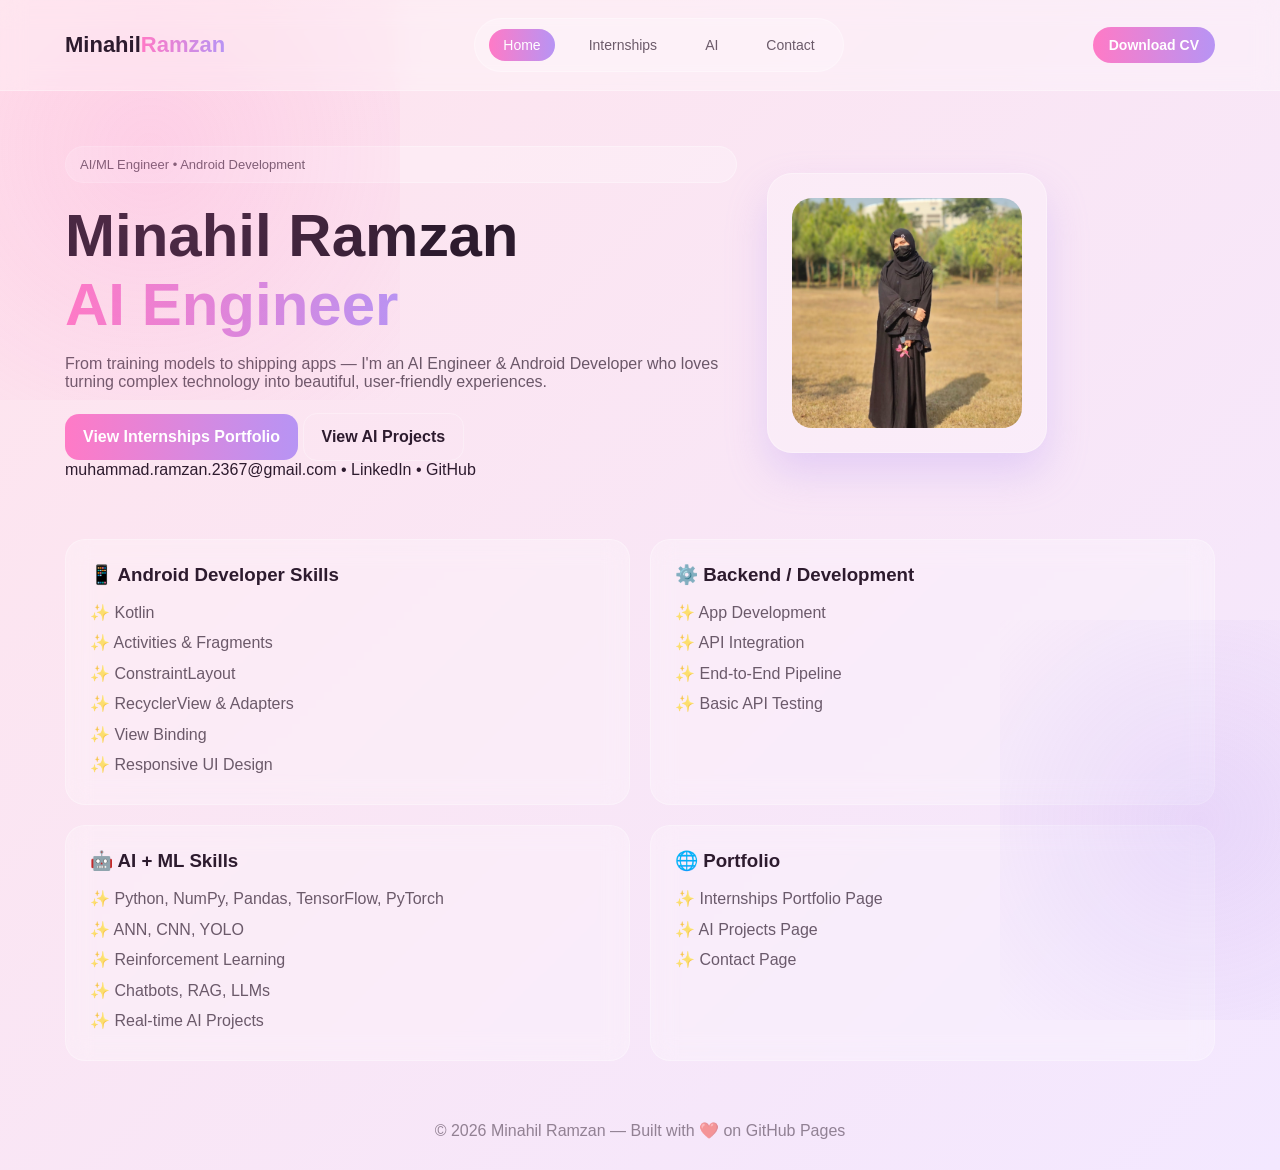
<file: index.html>
<html lang="en">
<head>
  <meta charset="UTF-8" />
  <meta name="viewport" content="width=device-width, initial-scale=1.0" />
  <title>Minahil Ramzan | AI Engineer</title>
  <link rel="stylesheet" href="style.css" />
</head>

<body>

<!-- NAVBAR -->
<header class="header">
  <div class="nav container">
    <div class="logo">Minahil<span>Ramzan</span></div>

    <nav class="nav-links">
      <a class="active" href="index.html">Home</a>
      <a href="qa.html">Internships</a>
      <a href="ai.html">AI</a>
      <a href="contact.html">Contact</a>
    </nav>

<a class="btn small" href="MinahilRamzanCV.pdf" target="_blank">Download CV</a>  </div>
</header>

<!-- HERO -->
<main class="container">
  <section class="hero">

    <!-- LEFT -->
    <div class="hero-left">
      <p class="tag">AI/ML Engineer • Android Development</p>

      <h1>
        Minahil Ramzan<br />
        <span>AI Engineer</span>
      </h1>

      <p class="subtitle">
        From training models to shipping apps — I'm an AI Engineer & Android Developer who loves turning complex technology into beautiful, user-friendly experiences.
      </p>

      <div class="hero-actions">
        <a class="btn" href="qa.html">View Internships Portfolio</a>
        <a class="btn ghost" href="ai.html">View AI Projects</a>
      </div>

      <div class="hero-links">
        <a href="mailto:muhammad.ramzan.2367@gmail.com">muhammad.ramzan.2367@gmail.com</a>
        <span>•</span>
        <a href="https://www.linkedin.com/in/minahil-ramzan-585931273/" target="_blank">LinkedIn</a>
        <span>•</span>
        <a href="https://github.com/muhammadramzan2367-aiengineer" target="_blank">GitHub</a>
      </div>
    </div>

    <!-- RIGHT -->
    <div class="hero-right">
      <div class="profile-card">
        <img src="profile.png" alt="Minahil Ramzan" class="profile-img" />
      </div>
    </div>

  </section>

  <!-- FEATURE CARDS -->
  <section class="grid">

    <div class="card">
      <h3>📱 Android Developer Skills</h3>
      <ul>
        <li>Kotlin</li>
        <li>Activities & Fragments</li>
        <li>ConstraintLayout</li>
        <li>RecyclerView & Adapters</li>
        <li>View Binding</li>
        <li>Responsive UI Design</li>
      </ul>
    </div>

    <div class="card">
      <h3>⚙️ Backend / Development</h3>
      <ul>
        <li>App Development</li>
        <li>API Integration</li>
        <li>End-to-End Pipeline</li>
        <li>Basic API Testing</li>
      </ul>
    </div>

    <div class="card">
      <h3>🤖 AI + ML Skills</h3>
      <ul>
        <li>Python, NumPy, Pandas, TensorFlow, PyTorch</li>
        <li>ANN, CNN, YOLO</li>
        <li>Reinforcement Learning</li>
        <li>Chatbots, RAG, LLMs</li>
        <li>Real-time AI Projects</li>
      </ul>
    </div>

    <div class="card">
      <h3>🌐 Portfolio</h3>
      <ul>
        <li>Internships Portfolio Page</li>
        <li>AI Projects Page</li>
        <li>Contact Page</li>
      </ul>
    </div>

  </section>

</main>

<!-- FOOTER -->
<footer class="footer">
  <p>© 2026 Minahil Ramzan — Built with ❤️ on GitHub Pages</p>
</footer>

</body>
</html>
</file>
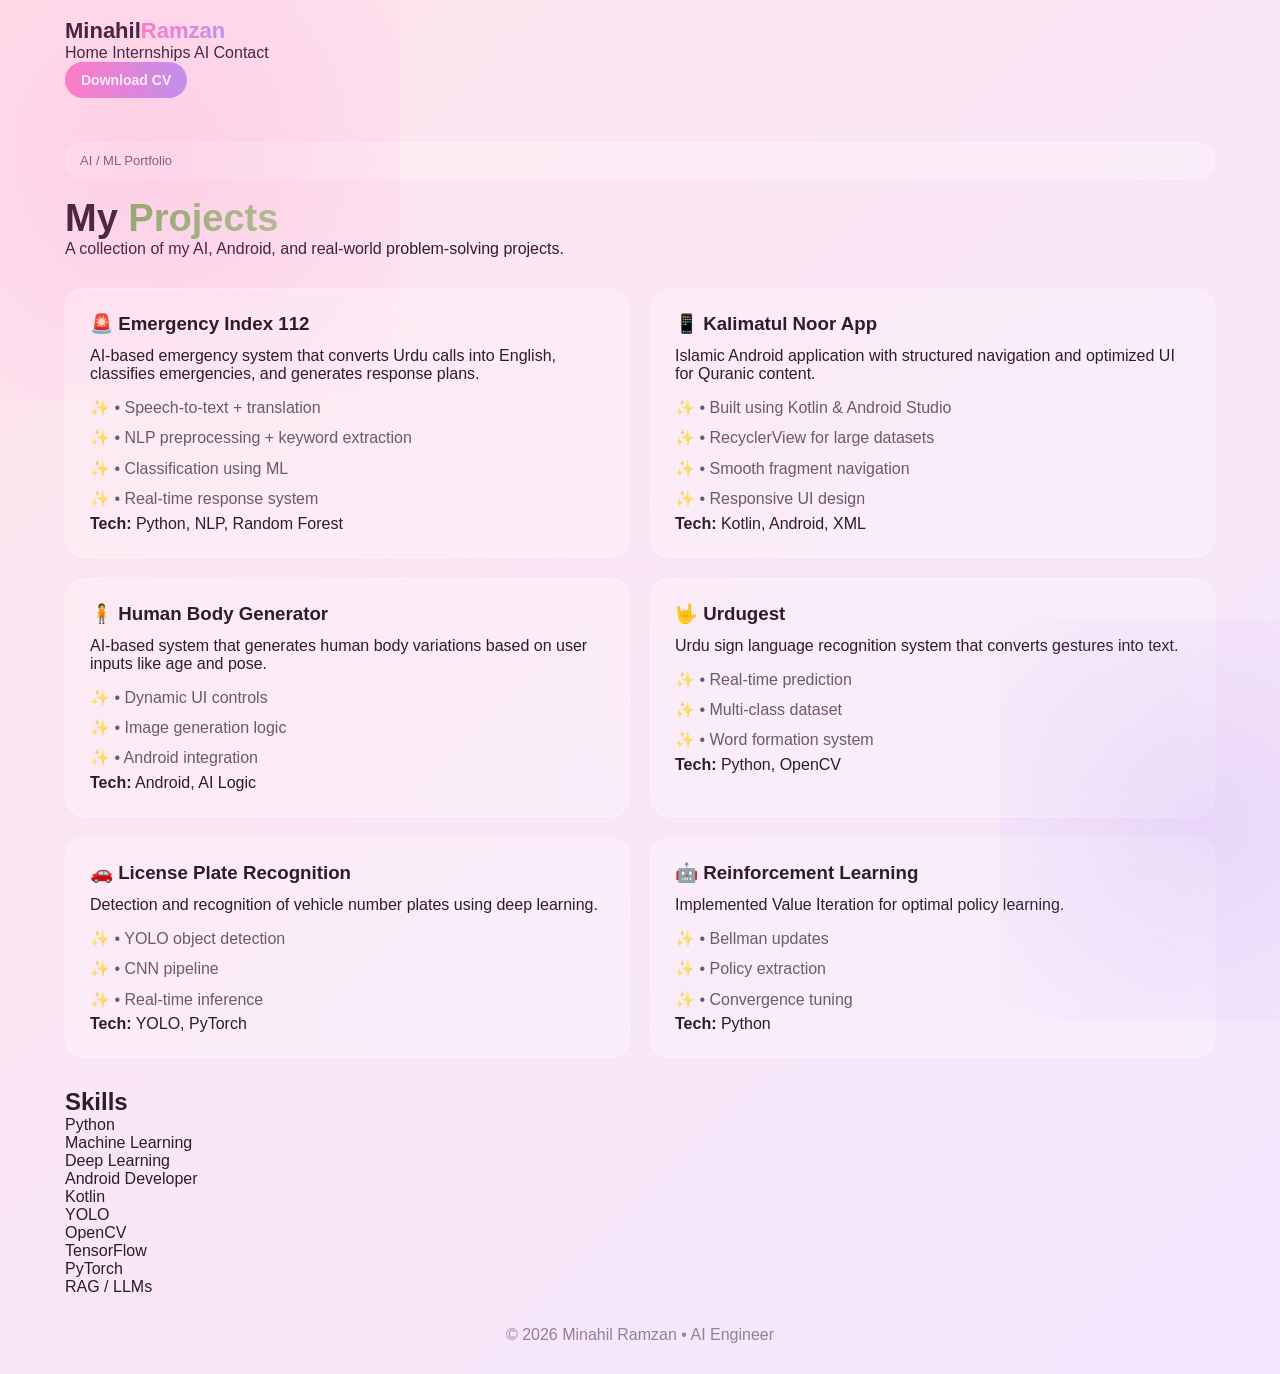
<file: ai.html>
<!DOCTYPE html>
<html lang="en">
<head>
  <meta charset="UTF-8" />
  <meta name="viewport" content="width=device-width, initial-scale=1.0" />
  <title>AI Projects | Minahil Ramzan</title>

  <link rel="stylesheet" href="style.css" />
</head>

<body>

<header class="nav">
  <div class="container nav-inner">
    <a class="logo" href="index.html">Minahil<span>Ramzan</span></a>

    <nav class="menu">
      <a href="index.html">Home</a>
      <a href="qa.html">Internships</a>
      <a class="active" href="ai.html">AI</a>
      <a href="contact.html">Contact</a>
    </nav>

<a class="btn small" href="MinahilRamzanCV.pdf" target="_blank">Download CV</a>  </div>
  </div>
</header>

<main class="container">

<!-- HERO -->
<section class="section" style="padding-top: 26px;">
  <p class="tag">AI / ML Portfolio</p>

  <h1 style="font-size: 38px;">
    My <span style="background: linear-gradient(90deg,#84B067,#a8c48c);-webkit-background-clip:text;color:transparent;">Projects</span>
  </h1>

  <p class="text">
    A collection of my AI, Android, and real-world problem-solving projects.
  </p>
</section>

<!-- PROJECTS -->
<section class="section">
  <div class="grid">

    <!-- Emergency 112 -->
    <div class="card">
      <h3>🚨 Emergency Index 112</h3>
      <p class="text">
        AI-based emergency system that converts Urdu calls into English, classifies emergencies,
        and generates response plans.
      </p>

      <ul style="margin-top:10px; color:var(--muted); line-height:1.9;">
        <li>• Speech-to-text + translation</li>
        <li>• NLP preprocessing + keyword extraction</li>
        <li>• Classification using ML</li>
        <li>• Real-time response system</li>
      </ul>

      <p class="text"><b>Tech:</b> Python, NLP, Random Forest</p>
    </div>

    <!-- Kalimatul Noor -->
    <div class="card">
      <h3>📱 Kalimatul Noor App</h3>
      <p class="text">
        Islamic Android application with structured navigation and optimized UI for Quranic content.
      </p>

      <ul style="margin-top:10px; color:var(--muted); line-height:1.9;">
        <li>• Built using Kotlin & Android Studio</li>
        <li>• RecyclerView for large datasets</li>
        <li>• Smooth fragment navigation</li>
        <li>• Responsive UI design</li>
      </ul>

      <p class="text"><b>Tech:</b> Kotlin, Android, XML</p>
    </div>

    <!-- Human Body Generator -->
    <div class="card">
      <h3>🧍 Human Body Generator</h3>
      <p class="text">
        AI-based system that generates human body variations based on user inputs like age and pose.
      </p>

      <ul style="margin-top:10px; color:var(--muted); line-height:1.9;">
        <li>• Dynamic UI controls</li>
        <li>• Image generation logic</li>
        <li>• Android integration</li>
      </ul>

      <p class="text"><b>Tech:</b> Android, AI Logic</p>
    </div>

    <!-- Urdugest -->
    <div class="card">
      <h3>🤟 Urdugest</h3>
      <p class="text">
        Urdu sign language recognition system that converts gestures into text.
      </p>

      <ul style="margin-top:10px; color:var(--muted); line-height:1.9;">
        <li>• Real-time prediction</li>
        <li>• Multi-class dataset</li>
        <li>• Word formation system</li>
      </ul>

      <p class="text"><b>Tech:</b> Python, OpenCV</p>
    </div>

    <!-- License Plate -->
    <div class="card">
      <h3>🚗 License Plate Recognition</h3>
      <p class="text">
        Detection and recognition of vehicle number plates using deep learning.
      </p>

      <ul style="margin-top:10px; color:var(--muted); line-height:1.9;">
        <li>• YOLO object detection</li>
        <li>• CNN pipeline</li>
        <li>• Real-time inference</li>
      </ul>

      <p class="text"><b>Tech:</b> YOLO, PyTorch</p>
    </div>

    <!-- RL -->
    <div class="card">
      <h3>🤖 Reinforcement Learning</h3>
      <p class="text">
        Implemented Value Iteration for optimal policy learning.
      </p>

      <ul style="margin-top:10px; color:var(--muted); line-height:1.9;">
        <li>• Bellman updates</li>
        <li>• Policy extraction</li>
        <li>• Convergence tuning</li>
      </ul>

      <p class="text"><b>Tech:</b> Python</p>
    </div>

  </div>
</section>

<!-- SKILLS -->
<section class="section">
  <h2 class="section-title">Skills</h2>

  <div class="skills">
    <div class="pill">Python</div>
    <div class="pill">Machine Learning</div>
    <div class="pill">Deep Learning</div>
    <div class="pill">Android Developer</div>
    <div class="pill">Kotlin</div>
    <div class="pill">YOLO</div>
    <div class="pill">OpenCV</div>
    <div class="pill">TensorFlow</div>
    <div class="pill">PyTorch</div>
    <div class="pill">RAG / LLMs</div>
  </div>
</section>

<footer class="footer">
  <p>© <span id="year"></span> Minahil Ramzan • AI Engineer</p>
</footer>

</main>

<script>
document.getElementById("year").innerText = new Date().getFullYear();
</script>

</body>
</html>
</file>
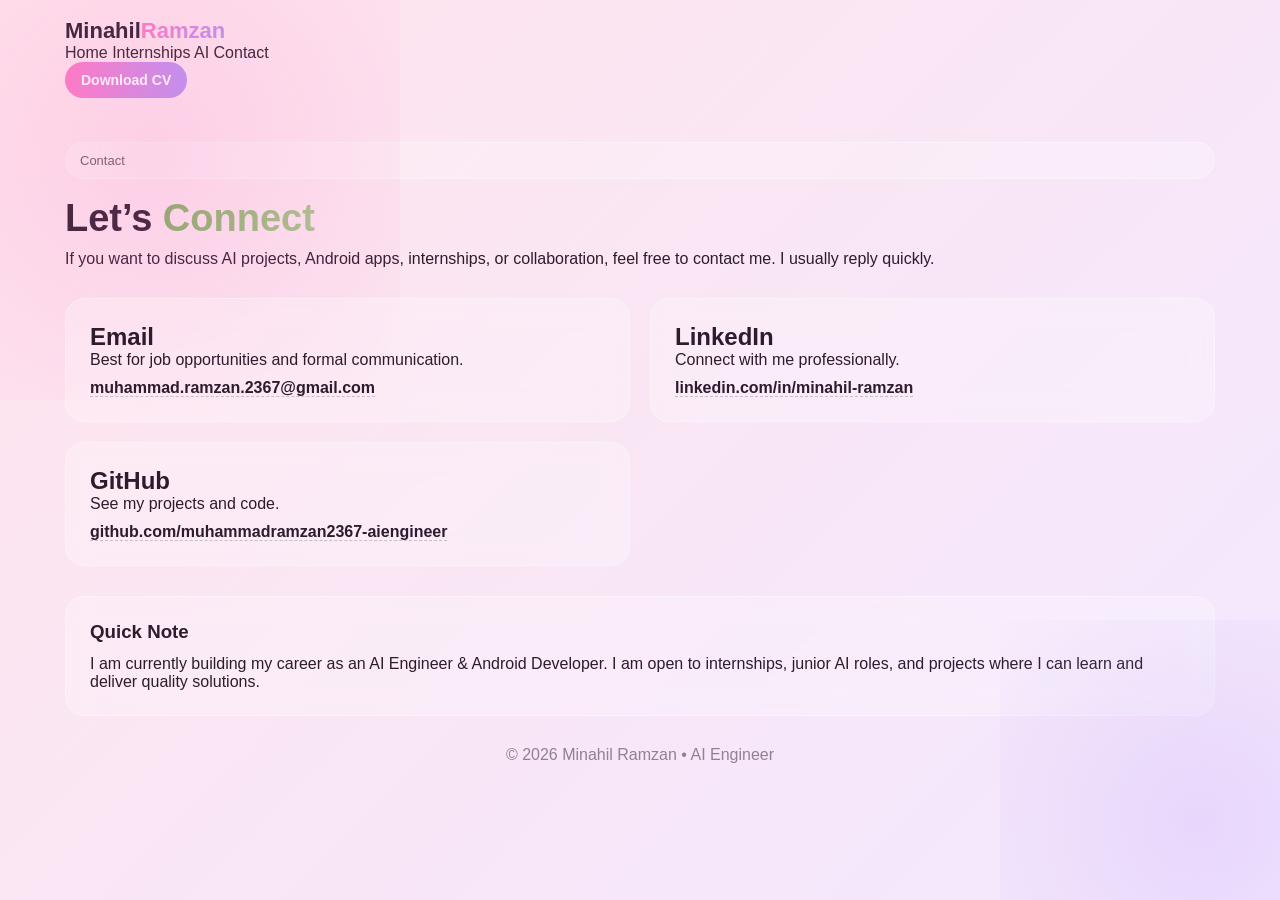
<file: contact.html>
<!DOCTYPE html>
<html lang="en">
<head>
  <meta charset="UTF-8" />
  <meta name="viewport" content="width=device-width, initial-scale=1.0" />
  <title>Contact | Minahil Ramzan</title>
  <meta name="description" content="Contact Minahil Ramzan — AI Engineer & Android Developer." />

  <link rel="stylesheet" href="style.css" />
</head>

<body>
  <!-- NAVBAR -->
  <header class="nav">
    <div class="container nav-inner">
      <a class="logo" href="index.html">Minahil<span>Ramzan</span></a>

      <nav class="menu">
        <a href="index.html">Home</a>
        <a href="qa.html">Internships</a>
        <a href="ai.html">AI</a>
        <a class="active" href="contact.html">Contact</a>
      </nav>

<a class="btn small" href="MinahilRamzanCV.pdf" target="_blank">Download CV</a>    </div>
  </header>

  <main class="container">
    <!-- HERO -->
    <section class="section" style="padding-top: 26px;">
      <p class="tag">Contact</p>

      <h1 style="font-size: 38px; margin-bottom: 10px;">
        Let’s <span style="background: linear-gradient(90deg, #84B067, #a8c48c); -webkit-background-clip:text; color:transparent;">Connect</span>
      </h1>

      <p class="text">
        If you want to discuss AI projects, Android apps, internships, or collaboration, feel free to contact me.
        I usually reply quickly.
      </p>
    </section>

    <!-- CONTACT CARDS -->
    <section class="grid">
      <div class="card">
        <h2>Email</h2>
        <p class="text">Best for job opportunities and formal communication.</p>
        <p style="margin-top: 10px; font-weight: 800;">
          <a href="mailto:muhammad.ramzan.2367@gmail.com" style="border-bottom: 1px dashed rgba(0,0,0,0.2);">
            muhammad.ramzan.2367@gmail.com
          </a>
        </p>
      </div>

      <div class="card">
        <h2>LinkedIn</h2>
        <p class="text">Connect with me professionally.</p>
        <p style="margin-top: 10px; font-weight: 800;">
          <a href="https://www.linkedin.com/in/minahil-ramzan-585931273/" target="_blank" style="border-bottom: 1px dashed rgba(0,0,0,0.2);">
            linkedin.com/in/minahil-ramzan
          </a>
        </p>
      </div>

      <div class="card">
        <h2>GitHub</h2>
        <p class="text">See my projects and code.</p>
        <p style="margin-top: 10px; font-weight: 800;">
          <a href="https://github.com/muhammadramzan2367-aiengineer" target="_blank" style="border-bottom: 1px dashed rgba(0,0,0,0.2);">
            github.com/muhammadramzan2367-aiengineer
          </a>
        </p>
      </div>
    </section>

    <!-- NOTE -->
    <section class="section">
      <div class="card">
        <h3>Quick Note</h3>
        <p class="text">
          I am currently building my career as an AI Engineer & Android Developer.
          I am open to internships, junior AI roles, and projects where I can learn and deliver quality solutions.
        </p>
      </div>
    </section>

    <!-- FOOTER -->
    <footer class="footer">
      <p>© <span id="year"></span> Minahil Ramzan • AI Engineer</p>
    </footer>
  </main>

  <script>
    document.getElementById("year").innerText = new Date().getFullYear();
  </script>
</body>
</html>
</file>
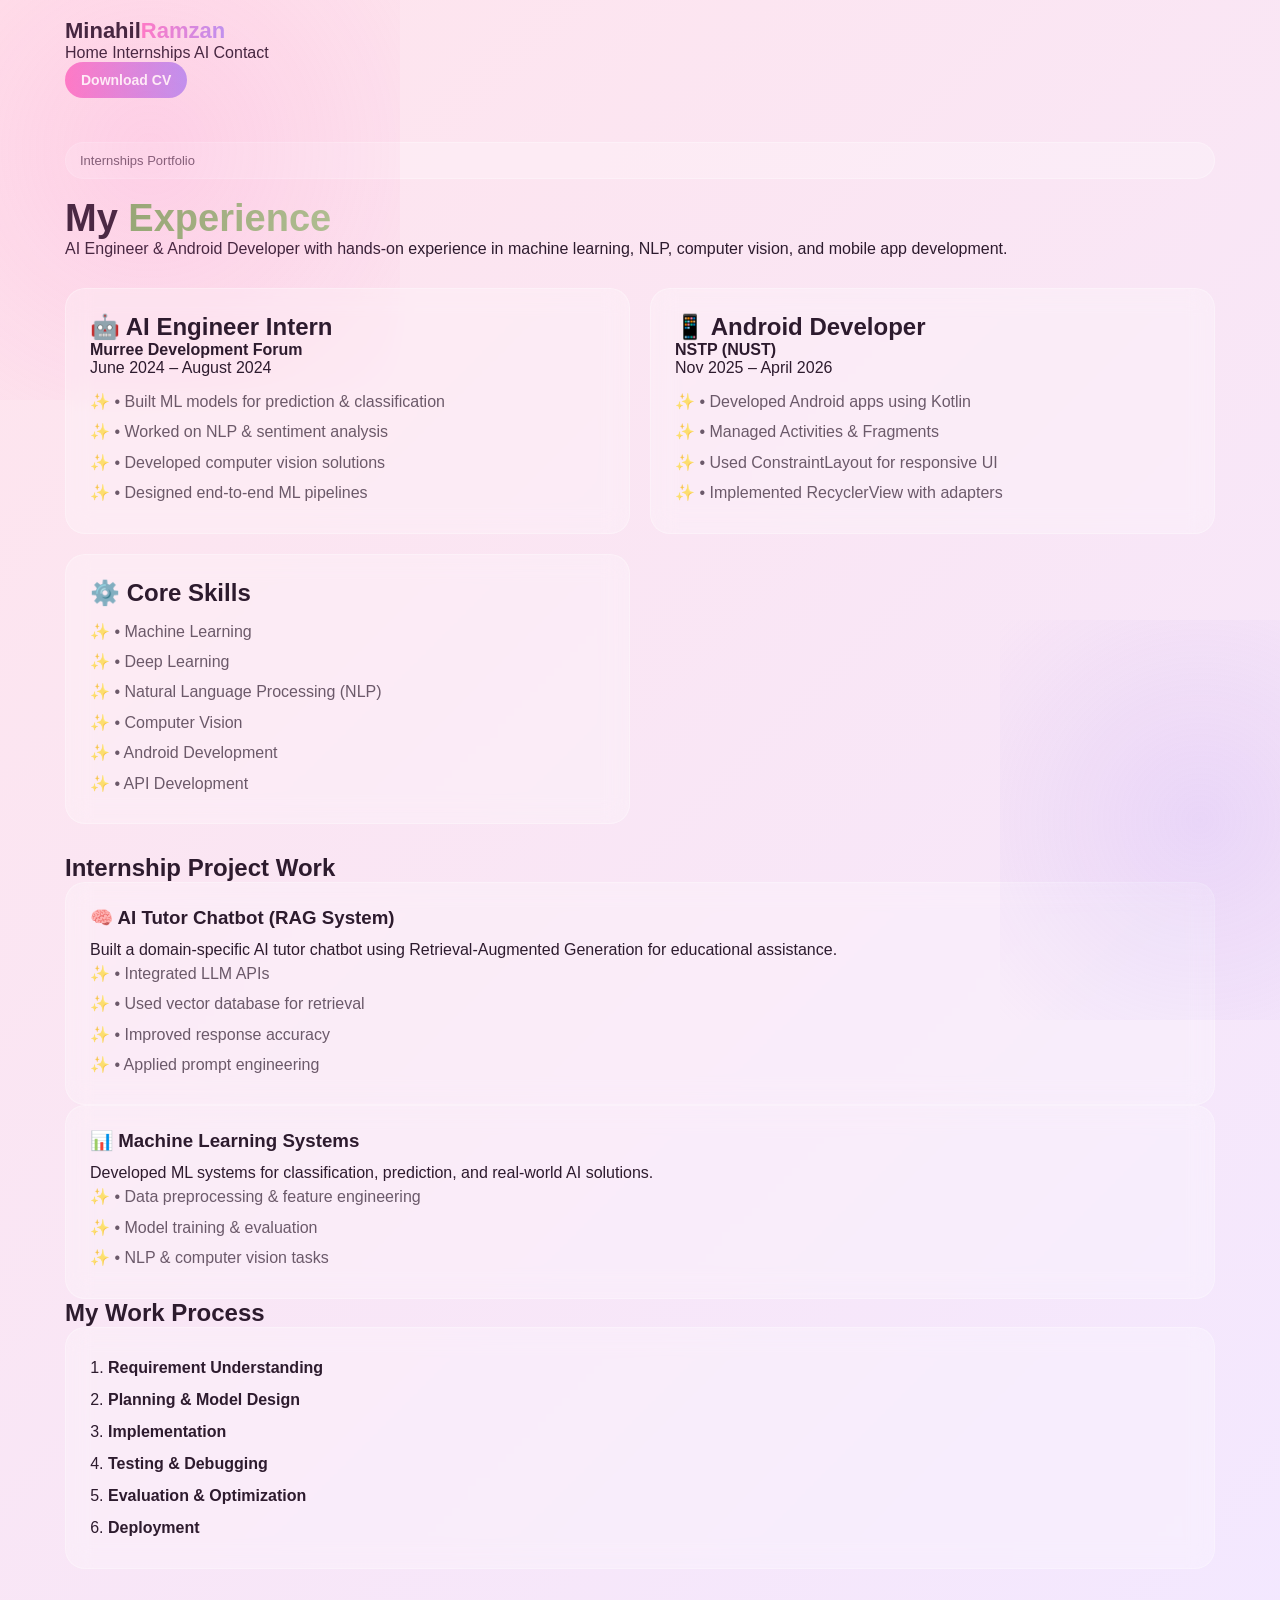
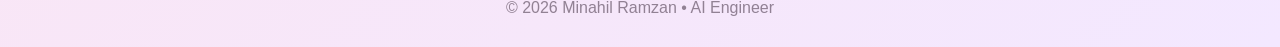
<file: qa.html>
<!DOCTYPE html>
<html lang="en">
<head>
  <meta charset="UTF-8" />
  <meta name="viewport" content="width=device-width, initial-scale=1.0" />
  <title>Internships Portfolio | Minahil Ramzan</title>

  <link rel="stylesheet" href="style.css" />
</head>

<body>

<header class="nav">
  <div class="container nav-inner">
    <a class="logo" href="index.html">Minahil<span>Ramzan</span></a>

    <nav class="menu">
      <a href="index.html">Home</a>
      <a class="active" href="qa.html">Internships</a>
      <a href="ai.html">AI</a>
      <a href="contact.html">Contact</a>
    </nav>

<a class="btn small" href="MinahilRamzanCV.pdf" target="_blank">Download CV</a>  </div>
  </div>
</header>

<main class="container">

<!-- HERO -->
<section class="section" style="padding-top: 26px;">
  <p class="tag">Internships Portfolio</p>

  <h1 style="font-size: 38px;">
    My <span style="background: linear-gradient(90deg,#84B067,#a8c48c);-webkit-background-clip:text;color:transparent;">Experience</span>
  </h1>

  <p class="text">
    AI Engineer & Android Developer with hands-on experience in machine learning, NLP, computer vision, and mobile app development.
  </p>
</section>

<!-- EXPERIENCE CARDS -->
<section class="grid">

  <div class="card">
    <h2>🤖 AI Engineer Intern</h2>
    <p class="text"><b>Murree Development Forum</b></p>
    <p class="text">June 2024 – August 2024</p>

    <ul style="margin-top:10px; color:var(--muted); line-height:1.9;">
      <li>• Built ML models for prediction & classification</li>
      <li>• Worked on NLP & sentiment analysis</li>
      <li>• Developed computer vision solutions</li>
      <li>• Designed end-to-end ML pipelines</li>
    </ul>
  </div>

  <div class="card">
    <h2>📱 Android Developer</h2>
    <p class="text"><b>NSTP (NUST)</b></p>
    <p class="text">Nov 2025 – April 2026</p>

    <ul style="margin-top:10px; color:var(--muted); line-height:1.9;">
      <li>• Developed Android apps using Kotlin</li>
      <li>• Managed Activities & Fragments</li>
      <li>• Used ConstraintLayout for responsive UI</li>
      <li>• Implemented RecyclerView with adapters</li>
    </ul>
  </div>

  <div class="card">
  <h2>⚙️ Core Skills</h2>

  <ul style="margin-top:10px; color:var(--muted); line-height:1.9;">
    <li>• Machine Learning</li>
    <li>• Deep Learning</li>
    <li>• Natural Language Processing (NLP)</li>
    <li>• Computer Vision</li>
    <li>• Android Development</li>
    <li>• API Development</li>
  </ul>
</div>

</section>

<!-- PROJECT WORK -->
<section class="section">
  <h2 class="section-title">Internship Project Work</h2>

  <div class="card">
    <h3>🧠 AI Tutor Chatbot (RAG System)</h3>
    <p class="text">
      Built a domain-specific AI tutor chatbot using Retrieval-Augmented Generation for educational assistance.
    </p>

    <ul style="color:var(--muted); line-height:1.9;">
      <li>• Integrated LLM APIs</li>
      <li>• Used vector database for retrieval</li>
      <li>• Improved response accuracy</li>
      <li>• Applied prompt engineering</li>
    </ul>
  </div>

  <div class="card">
    <h3>📊 Machine Learning Systems</h3>
    <p class="text">
      Developed ML systems for classification, prediction, and real-world AI solutions.
    </p>

    <ul style="color:var(--muted); line-height:1.9;">
      <li>• Data preprocessing & feature engineering</li>
      <li>• Model training & evaluation</li>
      <li>• NLP & computer vision tasks</li>
    </ul>
  </div>

</section>

<!-- PROCESS -->
<section class="section">
  <h2 class="section-title">My Work Process</h2>

  <div class="card">
    <ol style="margin-left:18px; color:var(--text); line-height:2;">
      <li><b>Requirement Understanding</b></li>
      <li><b>Planning & Model Design</b></li>
      <li><b>Implementation</b></li>
      <li><b>Testing & Debugging</b></li>
      <li><b>Evaluation & Optimization</b></li>
      <li><b>Deployment</b></li>
    </ol>
  </div>
</section>

<!-- FOOTER -->
<footer class="footer">
  <p>© <span id="year"></span> Minahil Ramzan • AI Engineer</p>
</footer>

</main>

<script>
document.getElementById("year").innerText = new Date().getFullYear();
</script>

</body>
</html>
</file>
<file: style.css>
*{
  margin: 0;
  padding: 0;
  box-sizing: border-box;
  font-family: 'Poppins', sans-serif;
}

:root{
  --bg: #fff0f6;
  --card: rgba(255,255,255,0.25);
  --border: rgba(255,255,255,0.3);

  --text: #2d1b2e;
  --muted: rgba(45,27,46,0.7);
  --muted2: rgba(45,27,46,0.5);

  --accent1: #ff7ac6;   /* pink */
  --accent2: #b794f4;   /* purple */
}

body{
  background: linear-gradient(135deg, #ffe4ec, #f3e8ff);
  color: var(--text);
  min-height: 100vh;
  overflow-x: hidden;
}

/* FLOATING BG ANIMATION */
body::before{
  content: "";
  position: fixed;
  width: 500px;
  height: 500px;
  background: radial-gradient(circle, #ff7ac6, transparent);
  top: -100px;
  left: -100px;
  opacity: 0.2;
  animation: float 8s infinite alternate;
}

body::after{
  content: "";
  position: fixed;
  width: 400px;
  height: 400px;
  background: radial-gradient(circle, #b794f4, transparent);
  bottom: -120px;
  right: -120px;
  opacity: 0.2;
  animation: float 10s infinite alternate;
}

@keyframes float{
  from{ transform: translateY(0px); }
  to{ transform: translateY(40px); }
}

a{
  color: inherit;
  text-decoration: none;
}

.container{
  width: 90%;
  max-width: 1150px;
  margin: 0 auto;
}

/* HEADER */
.header{
  position: sticky;
  top: 0;
  z-index: 1000;
  background: rgba(255,255,255,0.3);
  backdrop-filter: blur(12px);
  border-bottom: 1px solid var(--border);
}

.nav{
  display: flex;
  align-items: center;
  justify-content: space-between;
  padding: 18px 0;
}

.logo{
  font-size: 22px;
  font-weight: 800;
}

.logo span{
  background: linear-gradient(90deg, var(--accent1), var(--accent2));
  -webkit-background-clip: text;
  -webkit-text-fill-color: transparent;
}

/* NAV */
.nav-links{
  display: flex;
  gap: 20px;
  background: var(--card);
  border: 1px solid var(--border);
  padding: 10px 14px;
  border-radius: 999px;
}

.nav-links a{
  font-size: 14px;
  color: var(--muted);
  padding: 8px 14px;
  border-radius: 999px;
  transition: 0.3s;
}

.nav-links a:hover{
  background: rgba(255,255,255,0.4);
  color: var(--text);
}

.nav-links a.active{
  background: linear-gradient(90deg, var(--accent1), var(--accent2));
  color: white;
}

/* BUTTON */
.btn{
  display: inline-block;
  padding: 14px 18px;
  border-radius: 14px;
  background: linear-gradient(90deg, var(--accent1), var(--accent2));
  color: white;
  font-weight: 700;
  border: none;
  transition: 0.3s;
}

.btn:hover{
  transform: translateY(-4px) scale(1.03);
  box-shadow: 0 10px 25px rgba(255,122,198,0.4);
}

.btn.ghost{
  background: transparent;
  border: 1px solid var(--border);
  color: var(--text);
}

.btn.small{
  padding: 10px 16px;
  border-radius: 999px;
  font-size: 14px;
}

/* HERO */
.hero{
  display: grid;
  grid-template-columns: 1.2fr 0.8fr;
  gap: 30px;
  padding: 55px 0 30px;
  align-items: center;
}

.tag{
  background: var(--card);
  border: 1px solid var(--border);
  padding: 10px 14px;
  border-radius: 999px;
  font-size: 13px;
  color: var(--muted);
  margin-bottom: 18px;
}

.hero h1{
  font-size: 60px;
  margin-bottom: 16px;
  animation: fadeUp 1s ease;
}

.hero h1 span{
  background: linear-gradient(90deg, var(--accent1), var(--accent2));
  -webkit-background-clip: text;
  -webkit-text-fill-color: transparent;
}

.subtitle{
  font-size: 16px;
  color: var(--muted);
  margin-bottom: 22px;
  animation: fadeUp 1.2s ease;
}

@keyframes fadeUp{
  from{
    opacity: 0;
    transform: translateY(20px);
  }
  to{
    opacity: 1;
    transform: translateY(0);
  }
}

/* PROFILE */
.profile-card{
  width: 280px;
  height: 280px;
  border-radius: 25px;
  background: var(--card);
  border: 1px solid var(--border);
  display: flex;
  justify-content: center;
  align-items: center;
  box-shadow: 0 20px 40px rgba(183,148,244,0.3);
  animation: floatCard 4s ease-in-out infinite;
}

@keyframes floatCard{
  0%,100%{ transform: translateY(0); }
  50%{ transform: translateY(-10px); }
}

.profile-img{
  width: 230px;
  height: 230px;
  border-radius: 20px;
  object-fit: cover;
}

/* GRID */
.grid{
  display: grid;
  grid-template-columns: repeat(2, 1fr);
  gap: 20px;
  padding: 30px 0;
}

.card{
  background: var(--card);
  border: 1px solid var(--border);
  backdrop-filter: blur(12px);
  border-radius: 20px;
  padding: 24px;
  transition: 0.4s;
  position: relative;
  overflow: hidden;
}

.card::before{
  content: "";
  position: absolute;
  width: 100%;
  height: 100%;
  background: linear-gradient(120deg, transparent, rgba(255,255,255,0.4), transparent);
  left: -100%;
  transition: 0.5s;
}

.card:hover::before{
  left: 100%;
}

.card:hover{
  transform: translateY(-8px) scale(1.02);
  box-shadow: 0 20px 40px rgba(255,122,198,0.3);
}

.card h3{
  margin-bottom: 12px;
}

.card ul{
  list-style: none;
  color: var(--muted);
  line-height: 1.9;
}

.card ul li::before{
  content: "✨ ";
}

/* FOOTER */
.footer{
  text-align: center;
  padding: 30px;
  color: var(--muted2);
}

/* RESPONSIVE */
@media(max-width:900px){
  .hero{
    grid-template-columns: 1fr;
  }

  .grid{
    grid-template-columns: 1fr;
  }

  .nav-links{
    display: none;
  }

  .hero h1{
    font-size: 42px;
  }
}
</file>
